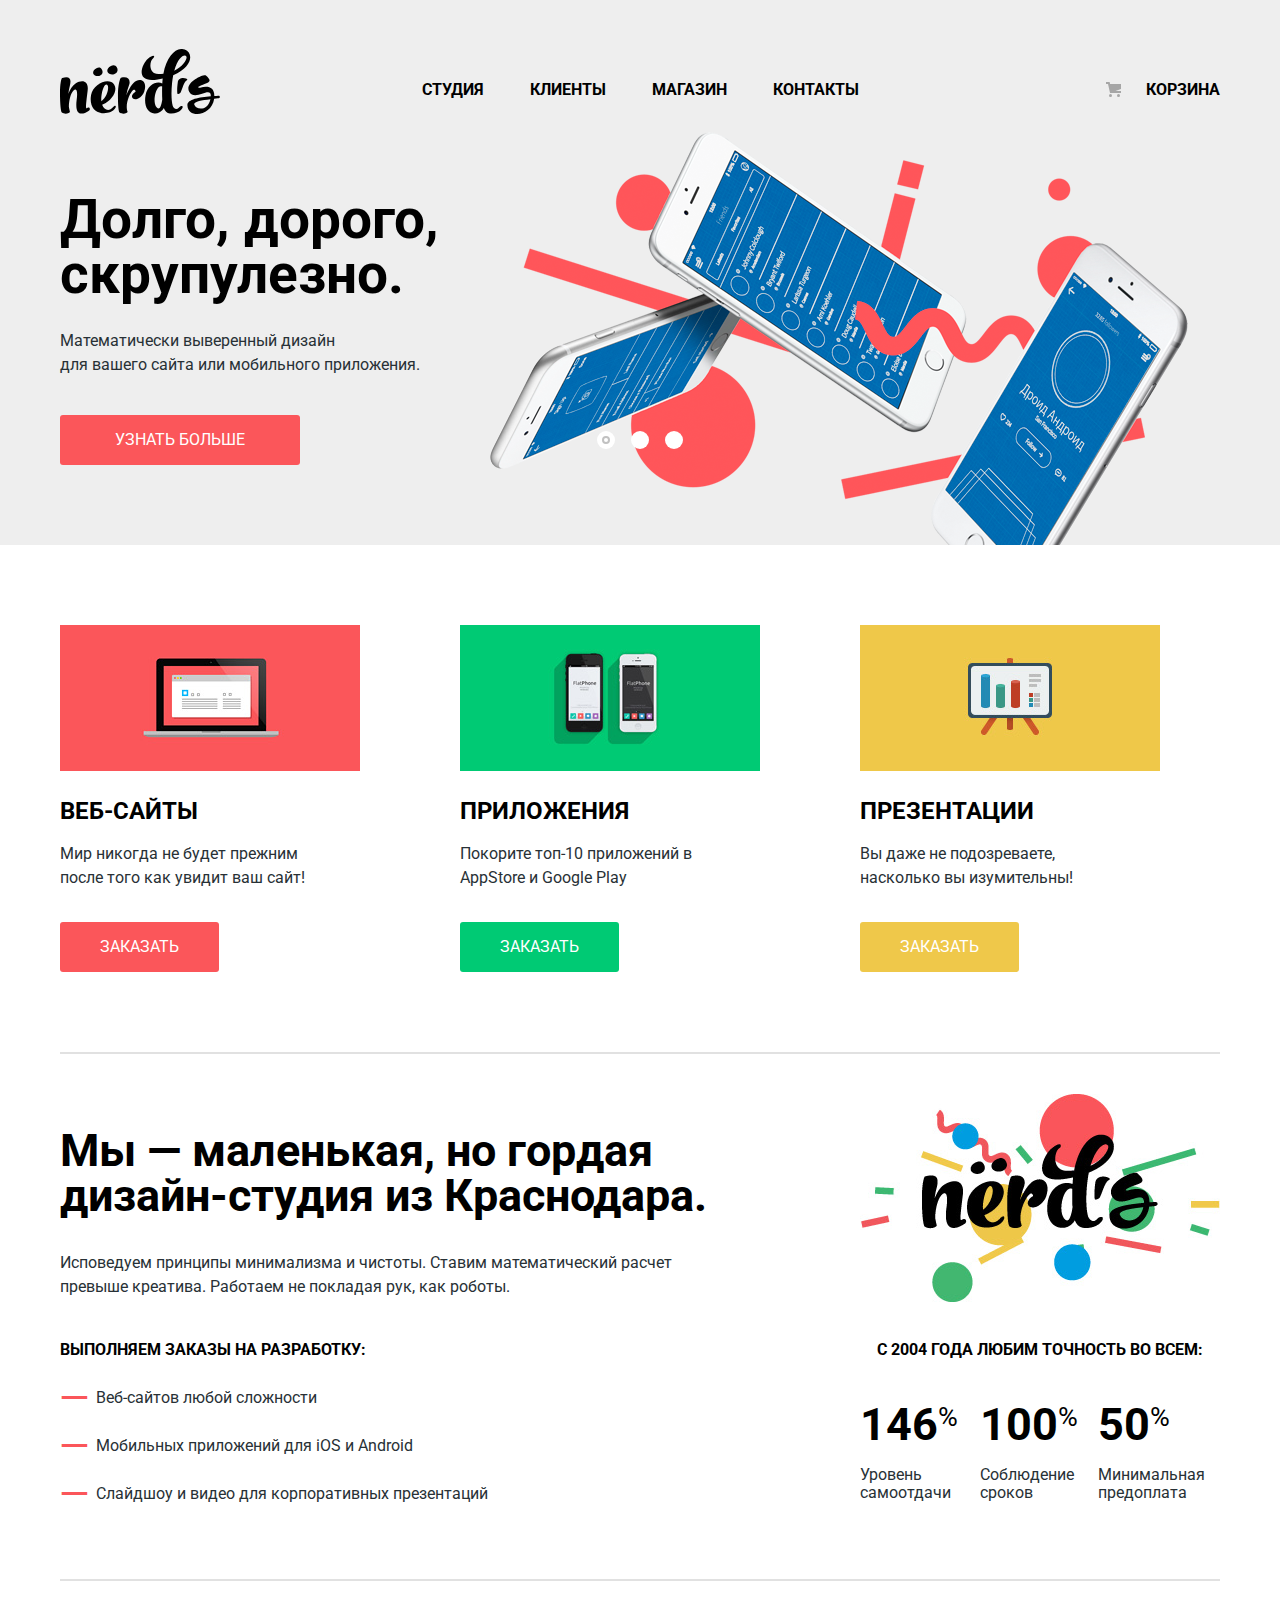
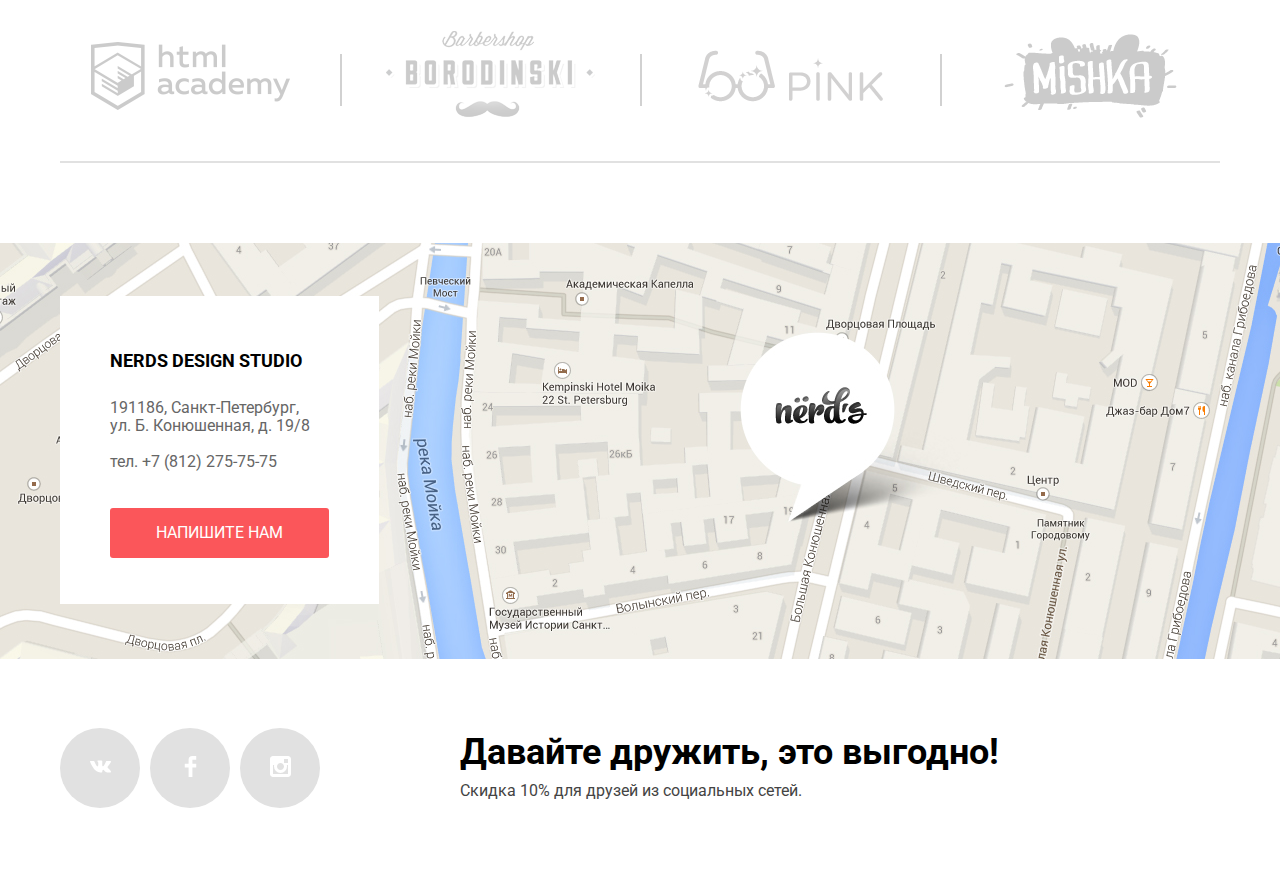
<file: index.html>
<!DOCTYPE html>
<html lang="ru">
	<head>
		<meta charset="utf-8">
		<title>Нёрдс</title>
		<link href="https://fonts.googleapis.com/css?family=Roboto:400,500,700" rel="stylesheet">
		<link rel="stylesheet" href="css/normalize.min.css">
		<link rel="stylesheet" href="css/style.min.css">
	</head>
	<body>
		<header class="main-header">
			<nav class="main-navigation">
				<h2 class="visually-hidden">Разделы сайта</h2>
				<a class="main-header-logo">
					<img src="img/logo.svg" width="160" height="65" alt="Нёрдс">
				</a>
				<ul class="site-navigation">
					<li><a href="studio.html">Студия</a></li>
					<li><a href="clients.html">Клиенты</a></li>
					<li><a href="catalog.html">Магазин</a></li>
					<li><a href="contacts.html">Контакты</a></li>
				</ul>
				<ul class="basket-link">
					<li class="basket"><a href="#">Корзина</a></li> 
				</ul>
			</nav>
		</header>
		<main class="container">
			<h1 class="visually-hidden">Cтудия дизайна Nerds</h1>	
			<section class="slider">
				<div class="container-slider">
					<h2 class="visually-hidden">Преимущества</h2>
					<input class="visually-hidden" type="radio" id="product-1" name="toggle" checked>
					<input class="visually-hidden" type="radio" id="product-2" name="toggle">
					<input class="visually-hidden" type="radio" id="product-3" name="toggle">
					<div class="slider-controls">
						<label class="slider-controls-item slider-controls-item--1" for="product-1">Первый</label>
						<label class="slider-controls-item slider-controls-item--2" for="product-2">Второй</label>
						<label class="slider-controls-item slider-controls-item--3" for="product-3">Третий</label>
					</div>
					<ul class="slider-list">
						<li class="slider-item">
							<h3>Долго, дорого, скрупулезно.</h3>
							<p>Математически выверенный дизайн<br> для вашего сайта или мобильного приложения.</p>
							<a class="button button-slider" href="#">Узнать больше</a>
						</li>
						<li class="slider-item">
							<h3>Любим математику как никто другой</h3>
							<p>Никакого креатива, только математические формулы для расчета идеальных пропорций.</p>
							<a class="button button-slider" href="catalog.html">Узнать больше</a>							
						</li>
						<li class="slider-item">
							<h3>Только ночь,<br> только хардкор</h3>
							<p>Работать днем, как все? Мы против этого.<br> Ближе к полуночи работа только начинается.</p>
							<a class="button button-slider" href="catalog.html">Узнать больше</a>							
						</li>					
					</ul>
				</div>	
			</section>
			<section class="services">
				<h2 class="visually-hidden">Виды работ</h2>
				<ul class="services-list">
					<li class="web-site service-item">
						<img src="img/web-site.png" width="300" height="146" alt="Веб-Сайты">
						<h3>Веб-сайты</h3>
						<p>Мир никогда не будет прежним после того как увидит ваш сайт!</p>
						<a class="button button-services" href="catalog.html">Заказать</a>
					</li>
					<li class="aps service-item">
						<img src="img/apps.png" width="300" height="146" alt="Приложения">
						<h3>Приложения</h3>
						<p>Покорите топ-10 приложений в AppStore и Google Play</p>
						<a class="button button-services" href="catalog.html">Заказать</a>
					</li>
					<li class="presentation service-item">
						<img src="img/presentation.png" width="300" height="146" alt="Презентации">
						<h3>Презентации</h3>
						<p>Вы даже не подозреваете, насколько вы изумительны!</p>
						<a class="button button-services" href="catalog.html">Заказать</a>
					</li>
				</ul>
			</section> 
			<div class="about-colums">
				<section class="about">
					<h2 class="visually-hidden">О студии</h2> 		
					<p class="slogan"><b>Мы — маленькая, но гордая дизайн-студия из Краснодара.</b></p>
					<p class="slogan2">Исповедуем принципы минимализма и чистоты. Ставим математический расчет превыше креатива. Работаем не покладая рук, как роботы.</p>
					<h4>Выполняем заказы на разработку:</h4>
					<ul class="orders">
						<li>Веб-сайтов любой сложности</li>
						<li>Мобильных приложений для iOS и Android</li>
						<li>Слайдшоу и видео для корпоративных презентаций</li>
					</ul>
				</section>
				<section class="block2004">
					<p><img class="logo-nerds2" src="img/logo-nerds.png" width="360" height="208" alt="Логотип Нёрдс"></p>
					<h4>С 2004 года любим точность во всем:</h4>
					<ul class="statistics">
						<li>
							<span class="number">146</span><span class="percent">%</span><br>
							<span class="tagging">Уровень самоотдачи</span>
						</li>
						<li>
							<span class="number">100</span><span class="percent">%</span><br>
							<span class="tagging">Соблюдение сроков</span>
						</li>
						<li>
							<span class="number">50</span><span class="percent">%</span><br>
							<span class="tagging">Минимальная предоплата</span>
						</li>
					</ul>
				</section>
			</div>	
			<section class="partners-section">
				<h2 class="visually-hidden">Работы</h2>
				<ul class="partners-list">
					<li class="partners-item">
						<a href="https://htmlacademy.ru/intensive/htmlcss">
							<img src="img/logo-academy.png" width="199" height="68" alt="HTML Academy">
						</a>
					</li>
					<li class="partners-item">
						<a href="borodinski.html">
							<img src="img/logo-barbershop.png" width="209" height="90" alt="Барбершоп">
						</a>
					</li>
					<li class="partners-item">
						<a href="pink.html">
							<img src="img/logo-pink.png" width="185" height="52" alt="PINK">
						</a>
					</li>
					<li class="partners-item">
						<a href="mishka.html">
							<img src="img/logo-mishka.png" width="173" height="84" alt="MISHKA">
						</a>
					</li>
				</ul>
			</section>
		</main>
		<footer class="main-footer">
			<div class="map">
				<h2 class="visually-hidden">Карта</h2>			
				<iframe 
					src="https://www.google.com/maps/embed?pb=!1m18!1m12!1m3!1d1998.5991043651568!2d30.320894615867413!3d59.938794181876276!2m3!1f0!2f0!3f0!3m2!1i1024!2i768!4f13.1!3m3!1m2!1s0x4696310fca5ba729%3A0xea9c53d4493c879f!2z0JHQvtC70YzRiNCw0Y8g0JrQvtC90Y7RiNC10L3QvdCw0Y8g0YPQuy4sIDE5LCDQodCw0L3QutGCLdCf0LXRgtC10YDQsdGD0YDQsywg0KDQvtGB0YHQuNGPLCAxOTExODY!5e0!3m2!1sru!2sby!4v1522775596732" width="1440" height="416"  style="border:0" allowfullscreen>
				</iframe>
				<img class="map-picture" src="img/map.jpg" width="1440" height="416" alt="Карта">				
			</div>			
			<div class="contacts">
				<h2 class="visually-hidden">Контакты</h2>
				<h4>Nerds design studio</h4>
				<p>191186, Санкт-Петербург,<br>
				ул. Б. Конюшенная, д. 19/8</p>
				<p>тел. +7 (812) 275-75-75</p>
				<a class="button-letter" href="writetous.html">Напишите нам</a>
			</div>
			<div class="footer-colums">
				<div class="footer-social">
					<ul class="social-type">
						<li>
							<a class="button-social" href="#">
								<span class="visually-hidden">Вконтакте</span>
								<img class="button-vk" src="img/vk-icon.svg" alt="Вконтакте" width="26" height="15">
							</a>
						</li>
						<li>
							<span class="visually-hidden">Фейсбук</span>
							<a class="button-social" href="#">
								<img class="button-facebook" src="img/fb-icon.svg" alt="Фейсбук" width="12" height="22">
							</a>
						</li>
						<li>
							<span class="visually-hidden">Инстаграм</span>							
							<a class="button-social" href="#">
								<img class="button-instagram" src="img/insta-icon.svg" alt="Инстаграм" width="21" height="21">
							</a>
						</li>
					</ul>
				</div>
				<div class="footer-discount">
					<b>Давайте дружить, это выгодно!</b>
					<p>Скидка 10% для друзей из социальных сетей.</p>
				</div>
			</div>
		</footer>
		<section class="feedback modal">
			<form class="letter" action="https://echo.htmlacademy.ru" method="post">
				<h3>Напишите нам</h3>
				<div class="feedback-colums">
					<p>
						<label class="label-name" for="user-name">Ваше имя:</label>
						<input class="field-name" id="user-name" name="usernamefield" type="text" placeholder="Имя Фамилия">
					</p>
					<p>
						<label for="user-email">Ваш e-mail:</label>
						<input class="field-email" id="user-email" name="email" type="email" placeholder="email@example.com">
					</p>
				</div>
				<p>
					<label for="user-letter">Текст письма:</label>
					<textarea class="field-letter" id="user-letter" name="letter" rows="4" cols="10" placeholder="В свободной форме"></textarea>	
				</p>
				<button class="button-feedback-sent" type="submit">Отправить</button>
			</form>			
			<button class="feedback-close" type="button">Закрыть</button>
		</section>
		<script src="js/popap.min.js"></script>
	</body>
</html>
</file>
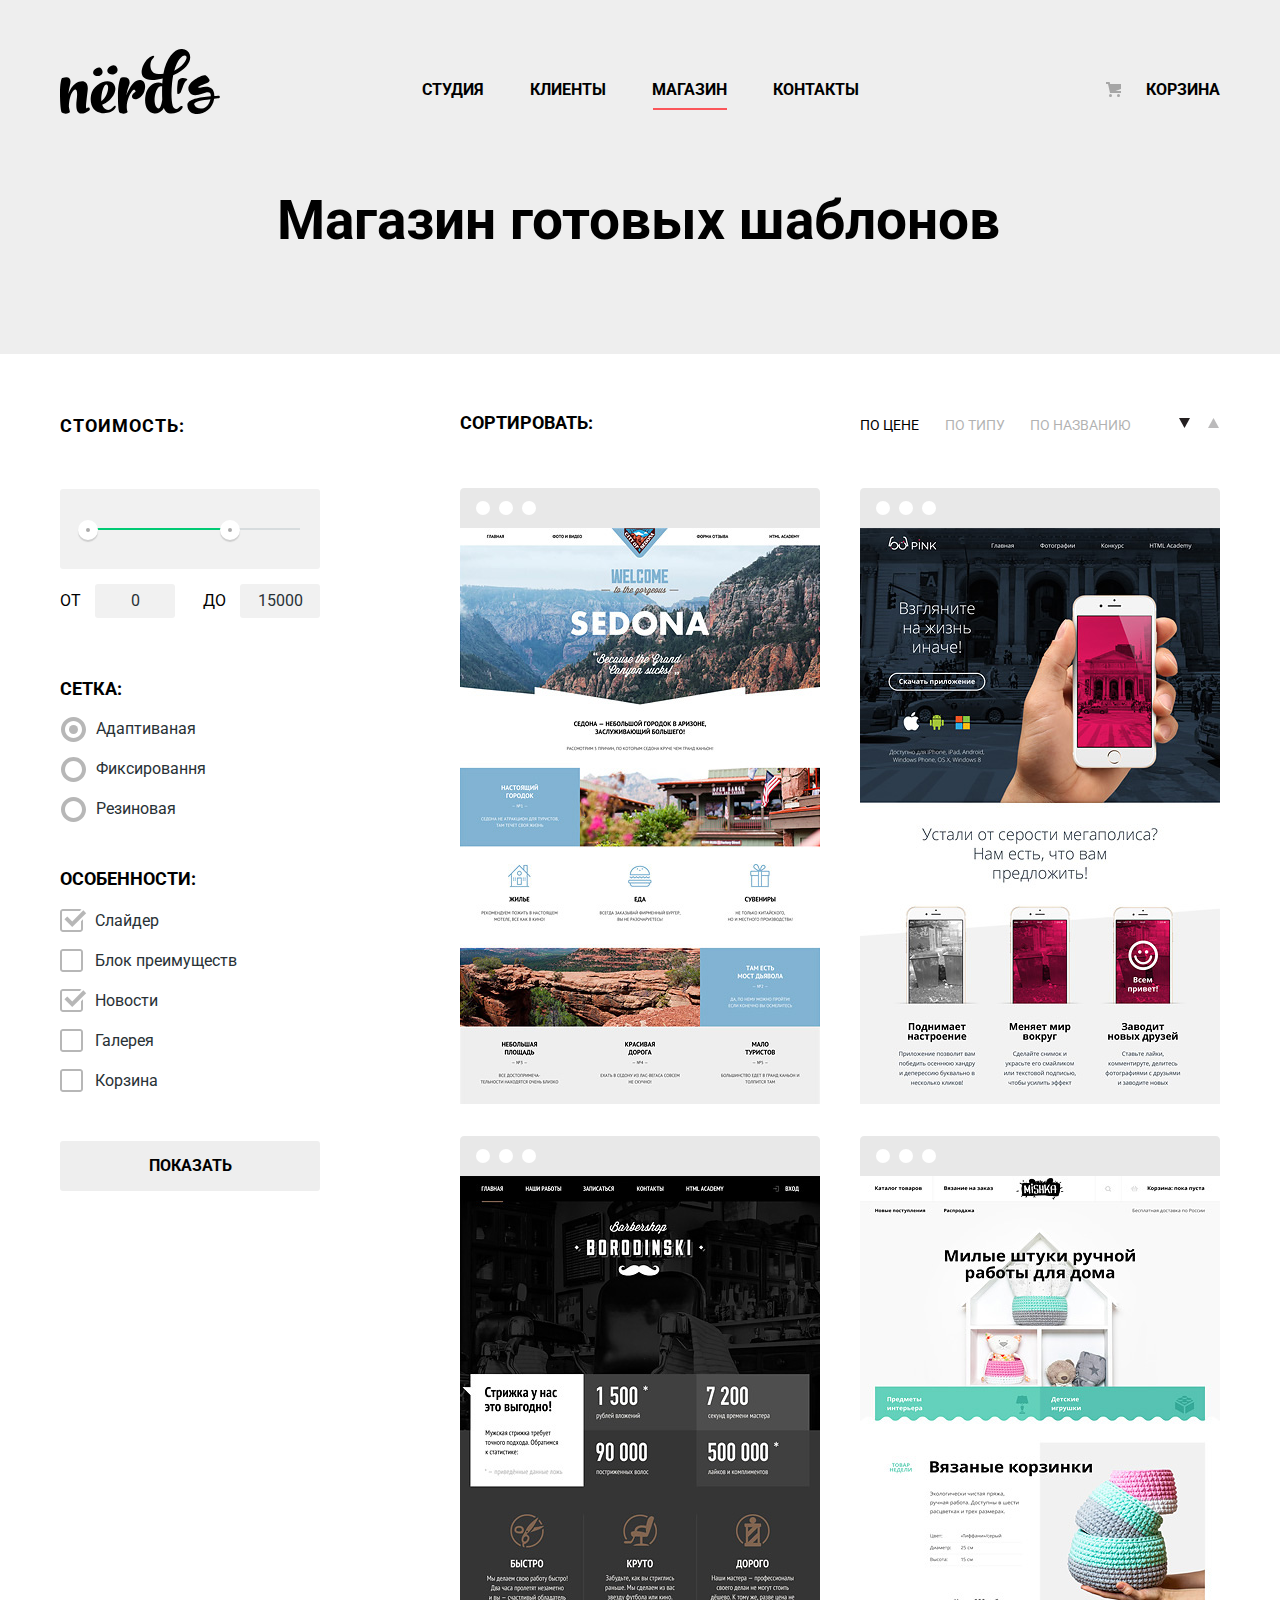
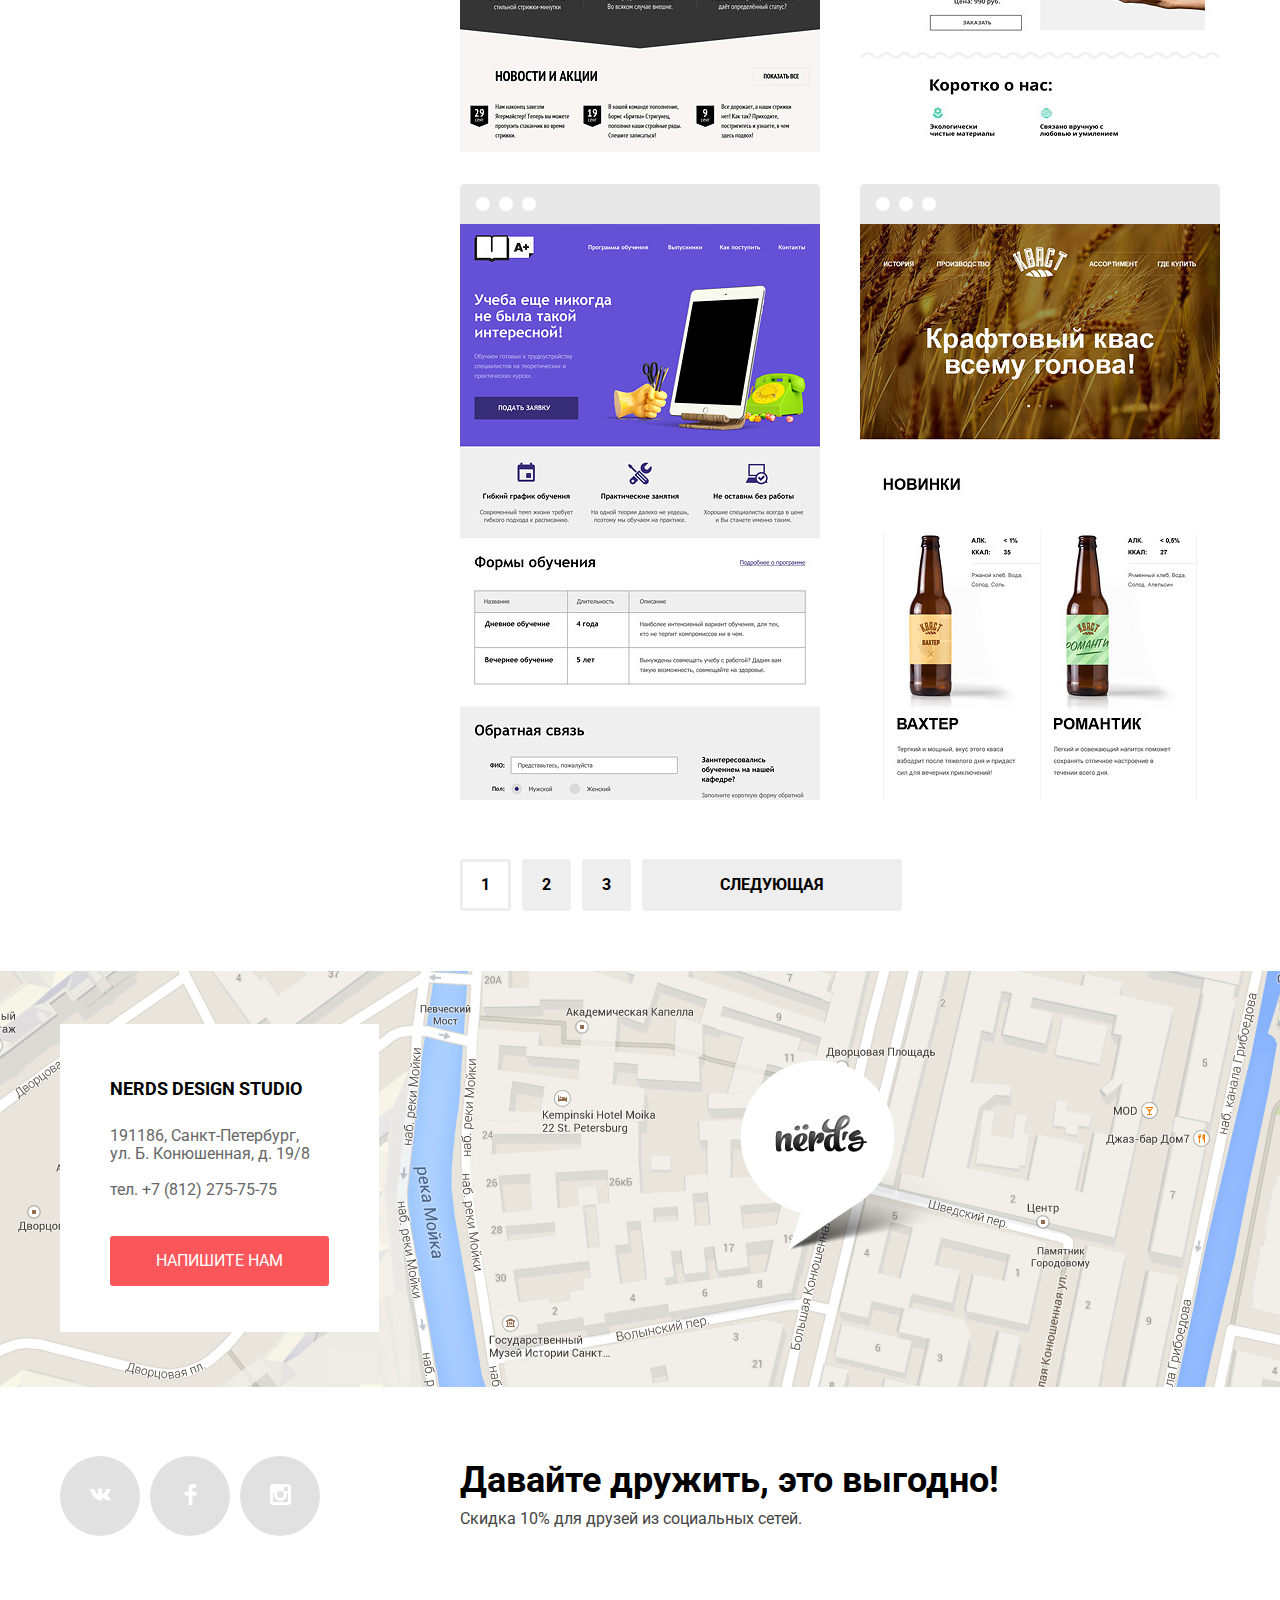
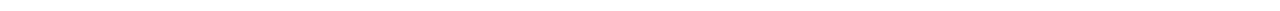
<file: catalog.html>
<!DOCTYPE html>
<html lang="ru">
	<head>
		<meta charset="utf-8">
		<title>Каталог Нёрдс</title>
		<link href="https://fonts.googleapis.com/css?family=Roboto:400,500,700" rel="stylesheet">
		<link rel="stylesheet" href="css/normalize.min.css">
		<link rel="stylesheet" href="css/style.min.css">
	</head>
	<body>
		<header class="main-header">
			<nav class="main-navigation">
				<h2 class="visually-hidden">Разделы сайта</h2>
				<a class="main-header-logo" href="index.html">
					<img src="img/logo.svg" width="160" height="65" alt="Логотип Нердс">
				</a>
				<ul class="site-navigation">
					<li><a href="studio.html">Студия</a></li>
					<li><a href="clients.html">Клиенты</a></li>
					<li class="site-navigation-current"><a>Магазин</a></li>
					<li><a href="contacts.html">Контакты</a></li>
				</ul>
				<ul class="basket-link">
					<li class="basket"><a href="#">Корзина</a></li> 
				</ul>
			</nav>
		</header>
		<main class="container">
			<h1 class="page-title">Магазин готовых шаблонов</h1>			
			<div class="catalog-columns">
				<section class="filters">
					<h2 class="visually-hidden">Фильтры товаров</h2>
					<form class="filter" method="get" action="https://echo.htmlacademy">		
						<div class="filter-columns">														
							<fieldset class="filter-item-cost">
								<legend>Стоимость:</legend>
								<div class="range-filter">
									<div class="range-controls">
										<div class="scale">
											<div class="bar"></div>
										</div>
										<div class="toggle toggle-min"></div>
										<div class="toggle toggle-max"></div>
									</div>
									<div class="price-controls">
										<label class="min-price">от <input name="min-price" type="text" value="0"></label>
            							<label class="max-price">до <input name="max-price" type="text" value="15000"></label>
									</div>
								</div>
							</fieldset>
							<fieldset class="filter-item-grid">
								<legend>Сетка:</legend>
								<ul>
									<li class="option-grid filter-option">
										<input class="visually-hidden filter-input filter-input-radio" type="radio" name="grid" value="adaptive" id="filter-adapt" checked>
										<label for="filter-adapt">Адаптиваная</label>
									</li>
									<li class="option-grid filter-option">
										<input class="visually-hidden filter-input filter-input-radio" type="radio" name="grid" value="fixed" id="filter-fixed">
										<label for="filter-fixed">Фиксировання</label>
									</li>
									<li class="option-grid filter-option">
										<input class="visually-hidden filter-input filter-input-radio" type="radio" name="grid" value="rubber" id="filter-rubber">
										<label for="filter-rubber">Резиновая</label>
									</li>
								</ul>
							</fieldset>							
							<fieldset class="filter-item-features">
								<legend>Особенности:</legend>
								<ul>
									<li class="option-features filter-option">
										<input class="visually-hidden filter-input filter-input-checkbox" type="checkbox" name="slider" id="filter-slider" checked>
										<label for="filter-slider">Слайдер</label>
									</li>
									<li class="option-features filter-option">
										<input class="visually-hidden filter-input filter-input-checkbox" type="checkbox" name="block" id="filter-block">
										<label for="filter-block">Блок преимуществ</label>
									</li>
									<li class="option-features filter-option">
										<input class="visually-hidden filter-input filter-input-checkbox" type="checkbox" name="news" id="filter-news" checked>
										<label for="filter-news">Новости</label>					
									</li>
									<li class="option-features filter-option">
										<input class="visually-hidden filter-input filter-input-checkbox" type="checkbox" name="gallery" id="filter-gallery">
										<label for="filter-gallery">Галерея</label>
									</li>
									<li class="option-features filter-option">
										<input class="visually-hidden filter-input filter-input-checkbox" type="checkbox" name="basket" id="filter-basket">
										<label for="filter-basket">Корзина</label>
									</li>						
								</ul>
							</fieldset>
							<button type="submit" class="filter-button">Показать</button>
						</div>
					</form>	
				</section>
				<section class="templates">
					<div class="sort">
						<div class="sort-columns">
							<h2>Сортировать:</h2>
								<ul class="sort-list">
									<li class="sort-price-current"><a>По цене</a></li>
									<li class="sort-type"><a href="#">По типу</a></li>
									<li class="sort-name"><a href="#">По названию</a></li> 
								</ul>
								<ul class="sort-kind">
									<li class="sort-down"><a href="#"><span class="visually-hidden">По убыванию</span></a></li>
									<li class="sort-up-current"><a><span class="visually-hidden">По возрастанию</span></a></li>
								</ul>
						</div>
					</div>					
					<h2 class="visually-hidden">Каталог шаблонов</h2>			
					<ul class="template-list">
						
							<li class="sedona-item catalog-item">
								<p class="sedona-image image-template">
									<img src="img/sedona-template.jpg" width="360" height="576" alt="Шаблон Седона">
								</p> 
								<div class="about-sedona about-item">
									<h4><a href="#">Sedona</a></h4>
									<p>Информационный сайт<br>
									для туристов</p>
									<p class="button-orders"> 
										<button class="btn-order button-order1" type="button">9 900 <span>руб.</span></button>
									</p>
								</div>	
							</li>
						<li class="pink-item catalog-item">
							<p class="pink-image image-template">
								<img src="img/pink-template.jpg" width="360" height="576" alt="Шаблон Pink app">
							</p>
							<div class="about-pink about-item">
								<h4><a href="#">Pink app</a></h4>
								<p class="about-catalog">Продуктовый лендинг<br>
								приложения для iOS и Android</p>
								<p class="button-orders"> 
									<button class="btn-order button-order2" type="button">9 900 <span>руб.</span></button>
								</p>
							</div>	
						</li>
						<li class="barbershop-item catalog-item">
							<p class="barbershop-image image-template">
								<img src="img/barbershop-template.jpg" width="360" height="576" alt="Шаблон Барбершопа">
							</p>
							<div class="about-barbershop about-item">
								<h4><a href="#">BARBERSHOP</a></h4>
								<p class="about-catalog">Сайт салоны красоты.<br>
								Для мужчин, да</p>
								<p class="button-orders"> 
									<button class="btn-order button-order3" type="button">9 900 <span>руб.</span></button>
								</p>
							</div>	
						</li>
						<li class="mishka-item catalog-item">
							<p class="mishka-image image-template">
								<img src="img/mishka-template.jpg" width="360" height="576" alt="Шаблон интернет-магазина вязаных игрушек">
							</p>
							<div class="about-mishka about-item">
								<h4><a href="#">Mishka</a></h4>
								<p class="about-catalog">Интернет-магазин<br>
								вязаных игрушек</p>
								<p class="button-orders"> 
									<button class="btn-order button-order4" type="button">9 900 <span>руб.</span></button>
								</p>
							</div>
						</li>
						<li class="aplus-item catalog-item">
							<p class="aplus-image image-template">
								<img src="img/aplus-template.jpg" width="360" height="576" alt="Шаблон A plus">
							</p>
							<div class="about-plus about-item">
								<h4><a href="#">A plus</a></h4>
								<p class="about-catalog">Лендинг курсов повышения<br>квалификации</p>

								<p class="button-orders"> 
									<button class="btn-order button-order5" type="button">9 900 <span>руб.</span></button>
								</p>
							</div>
						</li>
						<li class="kvast-item catalog-item">
							<p class="kvast-image image-template">
								<img src="img/kvast-template.jpg" width="360" height="576" alt="Шаблон Промо-сайта производителя крафтового кваса">
							</p>
							<div class="about-kvast about-item">
								<h4><a href="#">Кваст</a></h4>
								<p class="about-catalog">Промо-сайт производителя<br>крафтового кваса</p>
								<p class="button-orders"> 
									<button class="btn-order button-order6" type="button">9 900 <span>руб.</span></button>
								</p>
							</div>
						</li>
					</ul>
					<h2 class="visually-hidden">Ссылки на сраницы</h2>
					<ul class="pagination-list">
						<li class="pagination-item-current pagination"><a>1</a></li>
						<li class="pagination-item pagination"><a href="#">2</a></li>
						<li class="pagination-item pagination"><a href="#">3</a></li>
						<li class="pagination-item-next pagination"><a href="#">Следующая</a></li>
					</ul>
				</section>
			</div>
		</main>	
		<footer class="main-footer">
			<div class="map">
				<h2 class="visually-hidden">Карта</h2>			
				<iframe 
					src="https://www.google.com/maps/embed?pb=!1m18!1m12!1m3!1d1998.5991043651568!2d30.320894615867413!3d59.938794181876276!2m3!1f0!2f0!3f0!3m2!1i1024!2i768!4f13.1!3m3!1m2!1s0x4696310fca5ba729%3A0xea9c53d4493c879f!2z0JHQvtC70YzRiNCw0Y8g0JrQvtC90Y7RiNC10L3QvdCw0Y8g0YPQuy4sIDE5LCDQodCw0L3QutGCLdCf0LXRgtC10YDQsdGD0YDQsywg0KDQvtGB0YHQuNGPLCAxOTExODY!5e0!3m2!1sru!2sby!4v1522775596732" width="1440" height="416"  style="border:0" allowfullscreen>
				</iframe>
				<img class="map-picture" src="img/map.jpg" width="1440" height="416" alt="Карта">				
			</div>			
			<div class="contacts">
				<h2 class="visually-hidden">Контакты</h2>
				<h4>Nerds design studio</h4>
				<p>191186, Санкт-Петербург,<br>
				ул. Б. Конюшенная, д. 19/8</p>
				<p>тел. +7 (812) 275-75-75</p>
				<a class="button-letter" href="writetous.html">Напишите нам</a>
			</div>
			<div class="footer-colums">
				<div class="footer-social">
					<ul class="social-type">
						<li>
							<a class="button-social" href="#">
								<span class="visually-hidden">Вконтакте</span>
								<img class="button-vk" src="img/vk-icon.svg" alt="Вконтакте" width="26" height="15">
							</a>
						</li>
						<li>
							<span class="visually-hidden">Фейсбук</span>
							<a class="button-social" href="#">
								<img class="button-facebook" src="img/fb-icon.svg" alt="Фейсбук" width="12" height="22">
							</a>
						</li>
						<li>
							<span class="visually-hidden">Инстаграм</span>							
							<a class="button-social" href="#">
								<img class="button-instagram" src="img/insta-icon.svg" alt="Инстаграм" width="21" height="21">
							</a>
						</li>
					</ul>
				</div>
				<div class="footer-discount">
					<b>Давайте дружить, это выгодно!</b>
					<p>Скидка 10% для друзей из социальных сетей.</p>
				</div>
			</div>
		</footer>
		<section class="feedback modal">
			<form class="letter" action="https://echo.htmlacademy.ru" method="post">
				<h3>Напишите нам</h3>
				<div class="feedback-colums">
					<p>
						<label class="label-name" for="user-name">Ваше имя:</label>
						<input class="field-name" id="user-name" name="usernamefield" type="text" placeholder="Имя Фамилия">
					</p>
					<p>
						<label for="user-email">Ваш e-mail:</label>
						<input class="field-email" id="user-email" name="email" type="email" placeholder="email@example.com">
					</p>
				</div>
				<p>
					<label for="user-letter">Текст письма:</label>
					<textarea class="field-letter" id="user-letter" name="letter" rows="4" cols="10" placeholder="В свободной форме"></textarea>	
				</p>
				<button class="button-feedback-sent" type="submit">Отправить</button>
			</form>			
			<button class="feedback-close" type="button">Закрыть</button>
		</section>
		<script src="js/popap.min.js"></script>
	</body>
</html>
</file>
<file: css/style.min.css>
@-webkit-keyframes bounce{0%{-webkit-transform:translateX(-2000px);transform:translateX(-2000px)}70%{-webkit-transform:translateX(30px);transform:translateX(30px)}90%{-webkit-transform:translateY(-10px);transform:translateY(-10px)}to{-webkit-transform:translateY(0);transform:translateY(0)}}@keyframes bounce{0%{-webkit-transform:translateX(-2000px);transform:translateX(-2000px)}70%{-webkit-transform:translateX(30px);transform:translateX(30px)}90%{-webkit-transform:translateY(-10px);transform:translateY(-10px)}to{-webkit-transform:translateY(0);transform:translateY(0)}}html{-webkit-box-sizing:border-box;box-sizing:border-box}body{min-width:1200px;margin:0;padding:0;font-family:Roboto,Arial,sans-serif;font-size:16px;line-height:24px;font-weight:400;color:#000;background-color:#fff}a{text-decoration:none}img{max-width:100%;height:auto}::after,::before{-webkit-box-sizing:inherit;box-sizing:inherit}.visually-hidden:not(:focus):not(active) input [type=checkbox].visually-hidden,input [type=radio].visually-hidden{position:absolute}.visually-hidden{position:absolute;width:1px;height:1px;clip:rect(0,0,0,0)}.button{display:inline-block;margin-right:16px;padding:16px 40px;font-size:16px;line-height:18px;text-align:center;font-weight:400;color:#fff;vertical-align:middle;text-transform:uppercase;border-radius:3px;background-color:#fb565a;border:0}.button-social img{width:21px;height:21px;margin-top:28px}.container{margin:0 auto;padding:0;overflow:hidden}.main-header{margin:0 auto;padding:0;background-color:#eee}.main-header-logo{width:200px;height:65px;margin:0;padding:49px 20px 0}.main-header-logo img:focus,.main-header-logo img:hover{opacity:.8}.button-social:active img,.main-header-logo img:active{opacity:.3}.main-navigation,.site-navigation{display:-webkit-box;display:-ms-flexbox;display:flex}.main-navigation{width:1200px;font-size:16px;line-height:30px;font-weight:700;text-transform:uppercase;color:#000;-webkit-box-pack:justify;-ms-flex-pack:justify;justify-content:space-between;margin:0 auto;padding:0}.site-navigation{-webkit-box-pack:center;-ms-flex-pack:center;justify-content:center;-ms-flex-wrap:wrap;flex-wrap:wrap;margin:0;padding:0 20px;list-style:none}.site-navigation li{padding:75px 23px 0}.basket-link{list-style:none}.basket-link a,.site-navigation a{text-decoration:none;color:#000}.site-navigation-current{position:relative}.site-navigation-current::after{content:"";position:absolute;width:74px;height:2px;background-color:#fb565a;top:108px;right:23px}.basket-link{display:-webkit-box;display:-ms-flexbox;display:flex;-webkit-box-pack:end;-ms-flex-pack:end;justify-content:flex-end;width:200px;margin:0;padding:75px 20px 0}.basket-link .basket{position:relative;padding-left:45px}.basket::before{content:"";position:absolute;top:7px;left:5px;width:16px;height:16px;background-image:url(../img/cart-icon.svg);background-repeat:no-repeat;background-position:0 0}.basket-link a:focus,.basket-link a:hover,.site-navigation a:focus,.site-navigation a:hover{color:#fb565a}.basket-link a:active,.site-navigation a:active{color:#000;opacity:.3}.container-slider{width:1200px;margin:0 auto;padding:0 20px;-webkit-box-sizing:border-box;box-sizing:border-box}.slider{position:relative;background-color:#eee;margin:0 0 80px}.slider-controls{position:absolute;left:50%;bottom:104px;z-index:100;width:160px;height:18px;text-align:center;font-size:0;-webkit-transform:translateX(-50%);-ms-transform:translateX(-50%);transform:translateX(-50%)}.slider-controls label{position:relative;display:inline-block;width:18px;height:18px;padding:8px;border-radius:50%;cursor:pointer}.slider-controls label::after{content:"";position:absolute;top:8px;left:8px;z-index:1;width:18px;height:18px;background:#fff;border-radius:50%}.slider-list{margin:0;padding:0;list-style:none}.slider-item{display:none;padding:78px 0 80px}.slider-item:nth-child(1){background-image:url(../img/slide1.png);background-repeat:no-repeat;background-position:93% 18px}.slider-item:nth-child(2),.slider-item:nth-child(3){background-image:url(../img/slide2.png);background-repeat:no-repeat;background-position:100% 0}.slider-item:nth-child(3){background-image:url(../img/slide3.png);background-position:100% 20px}#product-1:checked~.slider-list .slider-item:nth-child(1),#product-2:checked~.slider-list .slider-item:nth-child(2),#product-3:checked~.slider-list .slider-item:nth-child(3){display:block}#product-1:checked~.slider-controls .slider-controls-item--1::before,#product-2:checked~.slider-controls .slider-controls-item--2::before,#product-3:checked~.slider-controls .slider-controls-item--3::before{content:"";position:absolute;left:50%;top:50%;z-index:2;width:4px;height:4px;margin:-4px;background-color:inherit;border:2px solid #c1c1c1;border-radius:50%}.slider-item h3{font-size:55px;line-height:55px;font-weight:700;max-width:600px;margin:0 0 27px}.slider-item p{max-width:430px;margin:0 0 38px;color:#283136}.button-slider{display:block;width:240px;padding:16px 0;font-size:16px;line-height:18px;color:#fff;text-transform:uppercase;text-align:center;text-decoration:none;background-color:#fb565a;border-radius:3px;border:0}.button-orders button:focus,.button-orders button:hover,.button-slider:focus,.button-slider:hover,.web-site a:focus,.web-site a:hover{background-color:#e74246}.button-slider:active,.web-site a:active{color:rgba(255,255,255,.3);background-color:#d7373b}.button-slider:active{-webkit-box-shadow:0 3px rgba(0,0,0,.1) inset;box-shadow:0 3px rgba(0,0,0,.1) inset}.services-list{position:relative;display:-webkit-box;display:-ms-flexbox;display:flex;width:1200px;margin:0 auto;padding:0;list-style:none}.services-list img{margin:0 0 18px;padding:0}.services-list h3{font-size:24px;line-height:30px;font-weight:700;text-transform:uppercase;margin:0 0 16px;padding:0}.services-list a{text-decoration:none;font-size:16px;line-height:18px;color:#fff;text-transform:uppercase}.service-item{width:33.3333%;margin:0 0 80px;padding:0 20px}.service-item p{color:#283136;width:245px;margin:0 0 32px;padding:0}.web-site a{background-color:#fb565a}.aps a{background-color:#00ca74}.presentation a{background-color:#efc84a}.web-site a:active{-webkit-box-shadow:inset 0 3px #c13135;box-shadow:inset 0 3px #c13135}.aps a:focus,.aps a:hover{background-color:#00bc6c}.aps a:active{color:rgba(255,255,255,.3);background-color:#00aa62;-webkit-box-shadow:inset 0 3px #009958;box-shadow:inset 0 3px #009958}.presentation a:focus,.presentation a:hover{background-color:#eab534}.presentation a:active{color:rgba(255,255,255,.3);background-color:#e5a722;-webkit-box-shadow:inset 0 3px #ce961f;box-shadow:inset 0 3px #ce961f}.services-list::after{content:"";position:absolute;width:1160px;height:2px;top:427px;left:20px;background-color:#e1e1e1}.about-colums{display:-webkit-box;display:-ms-flexbox;display:flex;-webkit-box-pack:justify;-ms-flex-pack:justify;justify-content:space-between;width:1200px;margin:0 auto;padding:0}.about,.slogan{width:800px;margin:0;padding:76px 20px 73px}.slogan{width:700px;padding:0;color:#000;font-size:45px;line-height:45px}.slogan2{color:#283136;width:680px;margin:33px 0 39px;padding:0}.about h4{margin:0 0 24px;padding:0;color:#000;text-transform:uppercase}.about ul{margin:0;padding-bottom:73px}.orders li{display:block;position:relative;margin:0 0 0 -4px;padding:0 0 24px;color:#283136}.orders li:nth-child(2){margin:0 0 0 -4px;padding:0 0 24px}.orders li:nth-child(3){margin:0 0 0 -4px;padding:0}.orders li::before{position:absolute;left:-37px;display:block;content:"\2014";font-size:39px;color:#fb565a}.block2004{width:400px;margin:26px 0 0 40px;padding:0 20px}.statistics{list-style:none}.block2004 h4{margin:29px 0 0;padding:0;text-align:center;text-transform:uppercase;font-weight:700}.block2004 .statistics{display:-webkit-box;display:-ms-flexbox;display:flex;margin:58px 0 0;padding:0}.statistics li:nth-child(1){margin:0 25px 0 0;padding:0}.statistics li:nth-child(2){margin:0 24px 0 0;padding:0}.statistics .number{font-size:45px;line-height:10.06px;font-weight:700}.statistics .percent{font-size:27px;vertical-align:super;margin:-15px 0 0;position:absolute}.statistics .tagging{color:#283136;margin:19px 0 0;padding:0;font-size:16px;line-height:18px}.tagging{display:block;margin:0;padding:28px 0 0}.partners-list,.partners-section{width:1200px;margin:0 auto 115px;padding:0}.partners-list{position:relative;display:-webkit-box;display:-ms-flexbox;display:flex;-webkit-box-align:center;-ms-flex-align:center;align-items:center;margin:-21px 0 0;list-style:none}.partners-list li{width:25%;text-align:center;margin:0;padding:0}.partners-list a{opacity:.2}.partners-list a:focus,.partners-list a:hover{opacity:1}.partners-list a:active{opacity:.1}.partners-item{position:relative}.partners-item::before{content:"";position:absolute;top:50%;margin-top:-26px;left:0;width:2px;height:52px;background-color:#d1d1d1;-webkit-filter:opacity(1);filter:opacity(1)}.partners-item:nth-child(1)::before{display:none}.partners-list::after,.partners-list::before{content:"";position:absolute;width:1160px;height:2px;top:-52px;left:20px;background-color:#e1e1e1}.partners-list::after{top:130px}.page-title{margin:0 -2000px;padding:79px 20px 106px 17px;font-size:55px;line-height:55px;background-color:#eee;text-align:center}.filters{width:360px;margin:0;padding:0 20px}.filter-item-cost{margin:57px 0 56px;padding:0;border:0}.filter-item-cost legend,.filter-item-grid legend{font-size:18px;line-height:30px;text-transform:uppercase;font-weight:700}.filter-item-cost legend{letter-spacing:1px}.range-filter{width:260px;margin-top:48px}.range-controls{height:41px;margin:0 0 15px;padding:39px 20px 0;background-color:#f1f1f1;border-radius:3px;position:relative}.range-controls .scale{height:2px;background:#d7dcde}.range-controls .bar{width:70%;height:2px;background:#00ca74}.range-controls .toggle{position:absolute;top:31px;left:0;width:4px;height:4px;padding:0;border:8px solid #fff;background-color:#ababab;-webkit-box-shadow:0 2px 1px 0 #cfcfcf;box-shadow:0 2px 1px 0 #cfcfcf;border-radius:100%;cursor:pointer}.range-controls .toggle-min{left:18px}.range-controls .toggle-max{left:160px}.price-controls{font-size:0}.price-controls label{display:inline-block;width:50%;font-size:16px;text-transform:uppercase}.price-controls input{width:60px;padding:8px 10px;margin-left:10px;font-family:Roboto,Arial,sans-serif;font-size:16px;text-align:center;color:#283136;border:0;border-radius:3px;background-color:#f1f1f1}.max-price{text-align:right}.filter-item-grid{margin:0 0 25px;padding:0;border:0}.filter-item-grid legend{margin:0 0 15px;padding:0}.filter-item-grid ul{font-size:16px;line-height:20px;list-style:none;margin:0;padding:0;color:#283136}.option-grid{margin-bottom:20px;padding-left:36px}.option-grid label{position:relative;display:block;cursor:pointer;-webkit-user-select:none;-moz-user-select:none;-ms-user-select:none;user-select:none;color:#283136}.filter-input-radio+label::before{content:"";position:absolute;left:-35px;top:-2px;width:27px;height:27px;background-image:url(../img/radio-off.svg);background-repeat:no-repeat;opacity:.4}.filter-input-radio:checked+label::before{content:"";position:absolute;left:-35px;top:-2px;width:27px;height:27px;background-image:url(../img/radio-on.svg);background-repeat:no-repeat}.filter-item-features{margin:0 0 30px;padding:0;border:0}.filter-item-features legend{margin:0 0 17px;padding:0;font-size:18px;line-height:30px;text-transform:uppercase;font-weight:700}.filter-item-features ul{font-size:16px;line-height:20px;list-style:none;margin:0;padding:0;color:#283136}.option-features{margin-bottom:20px;padding-left:35px}.option-features label{position:relative;display:block;cursor:pointer;-webkit-user-select:none;-moz-user-select:none;-ms-user-select:none;user-select:none}.filter-input-checkbox+label::before{content:"";position:absolute;left:-35px;top:-2px;width:27px;height:27px;background-image:url(../img/checkbox-off.svg);background-repeat:no-repeat;opacity:.4}.filter-input-checkbox:checked+label::before{content:"";position:absolute;left:-35px;top:-2px;width:27px;height:27px;background-image:url(../img/checkbox-on.svg);background-repeat:no-repeat}.filter-button{display:inline-block;width:260px;height:50px;margin-right:0;padding:0;font-size:16px;line-height:18px;text-align:center;font-weight:700;color:#000;vertical-align:center;text-transform:uppercase;border-radius:3px;background-color:#eee;border:0}.filter-input:focus+label::before,.filter-input:hover+label::before{opacity:1}.filter-input:focus+label,.filter-input:hover+label{color:#000}.filter-button:focus,.filter-button:hover{background-color:#dfdfdf}.filter-button:active{-webkit-box-shadow:0 3px inset;box-shadow:0 3px inset;color:rgba(0,0,0,.3);background-color:#d5d5d5}.sort{margin:60px 0 58px;padding:0}.sort ul{list-style:none}.sort a{text-decoration:none;color:#000}.sort h2,.template-list h4{font-size:18px;font-weight:700;text-transform:uppercase;color:#000}.sort h2{width:50%;margin:0;padding:0;line-height:18px}.sort-columns,.sort-kind,.sort-list{display:-webkit-box;display:-ms-flexbox;display:flex}.sort-list{width:300px;font-size:14px;line-height:18px;text-transform:uppercase;color:#000;-webkit-box-pack:start;-ms-flex-pack:start;justify-content:flex-start;margin:2px 0 0;padding:0 0 0 5px}.sort-columns,.sort-kind{-webkit-box-pack:justify;-ms-flex-pack:justify;justify-content:space-between;margin:0 0 -4px;padding:0}.sort-kind{margin:0;width:45px;min-height:18px}.sort-price-current{padding:0 26px 0 0}.sort-type{padding:0 25px 0 0}.sort-down::before{width:12px;height:10px;background-image:url(../img/icon-down-dir.svg);position:relative;top:4px;left:4px}.catalog-item::before,.sort-down::before,.sort-up-current::before{content:"";display:block;background-repeat:no-repeat}.sort-up-current::before{height:10px;background-image:url(../img/icon-up-dir.svg);position:relative;top:4px;width:12px}.sort-name a,.sort-type a,.sort-up-current{color:#000;opacity:.3}.sort-name a:hover,.sort-type a:hover,.sort-up-current:hover{color:#000;opacity:.6}.sort-list a:active,.sort-up-current:active{color:#000;opacity:1}.catalog-columns{display:-webkit-box;display:-ms-flexbox;display:flex;width:1200px;margin:0 auto;padding:0}.templates{width:760px;margin:0;padding:0 20px}.template-list{display:-webkit-box;display:-ms-flexbox;display:flex;-ms-flex-wrap:wrap;flex-wrap:wrap;-webkit-box-pack:justify;-ms-flex-pack:justify;justify-content:space-between;margin:0 0 27px;padding:0;list-style:none}.catalog-item{width:360px;margin:0 0 28px;padding:0}.template-list h4{line-height:30px}.image-template{margin:0;padding:0}.btn-order,.btn-order span,.catalog-item p{font-size:16px;line-height:18px}.btn-order{background-color:#fb565a;border-radius:3px;height:50px;width:200px;border:0;color:#eee}.btn-order span{color:#eee;text-transform:uppercase}.button-orders button:active{-webkit-box-shadow:inset 0 3px #c13135;box-shadow:inset 0 3px #c13135;background-color:#d7373b}.catalog-item::before{width:360px;min-height:40px;background:url(../img/browser.svg);opacity:.12}.catalog-item:hover::before{opacity:1}.catalog-item:hover{-webkit-box-shadow:0 6px 15px 0 rgba(0,1,1,.25);box-shadow:0 6px 15px 0 rgba(0,1,1,.25)}.catalog-item h4{margin:23px 0 15px;padding:0}.catalog-item a{font-size:18px;line-height:30px;text-decoration:none;color:#000}.catalog-item p{color:#666}.button-orders{margin:16px 0 0;padding:0}.catalog-item .btn-order{margin:14px 0 0;padding:0}.catalog-item{position:relative}.about-item{position:absolute;left:0;right:0;bottom:0;min-height:231px;background-color:#e1e1e1;text-align:center}.about-barbershop,.about-mishka{bottom:0}.catalog-item .about-item{display:none}.catalog-item:hover .about-item,.sort h2{display:block}.pagination-list{display:-webkit-box;display:-ms-flexbox;display:flex;font-size:16px;line-height:18px;color:#000;text-transform:uppercase;margin:0 0 60px;padding:0;list-style:none}.pagination-item a{padding:17px 20px;margin:0 11px 0 0;background-color:#eee}.pagination-item a,.pagination-item-current a,.pagination-item-next a{display:block;font-size:16px;line-height:18px;border-radius:3px;color:#000;text-transform:uppercase;font-weight:700}.pagination-item-current a{border:3px #eee solid;margin:0 11px 0 0;padding:14px 18px;background-color:#fff}.pagination-item-next a{padding:17px 78px;margin:0;background-color:#eee}.pagination a:focus,.pagination a:hover{background-color:#dfdfdf}.pagination a:active{color:rgba(0,0,0,.3);background-color:#d5d5d5;-webkit-box-shadow:0 3px inset;box-shadow:0 3px inset}.feedback{display:none;margin:-300px 0 0 -480px;position:fixed;top:50%;left:50%;width:760px;padding:0 100px;min-height:590px;color:#000;background-color:#fff;-webkit-box-shadow:0 20px 40px 0 rgba(0,0,0,.7);box-shadow:0 20px 40px 0 rgba(0,0,0,.7)}.feedback-close{position:absolute;top:78px;right:105px;width:21px;height:21px;font-size:0;background-image:url(../img/close-cross.svg);background-color:#fff;border:0;opacity:.3;cursor:pointer}.feedback-close:focus,.feedback-close:hover{opacity:1}.feedback-close:active{opacity:.1}.letter{padding:0;margin:0}.letter h3{margin:73px 0 50px;padding:0;font-size:45px}.feedback-colums{display:-webkit-box;display:-ms-flexbox;display:flex;-webkit-box-pack:justify;-ms-flex-pack:justify;justify-content:space-between}.feedback p,.feedback-colums{margin:0;padding:0}.button-feedback-sent,.letter label{display:block;margin:0 0 12px;padding:0;font-size:16px;line-height:18px;font-weight:700}.letter input,.letter textarea{-webkit-box-sizing:border-box;box-sizing:border-box;margin:0 0 36px;padding:0 0 0 15px;width:360px;height:50px;font-size:16px;line-height:18px;background-color:#fff;border:2px solid #d7dcde;text-decoration:none}.letter textarea{min-height:118px;margin:0;padding:15px 0 0 12px;width:760px;height:104px}.button-feedback-sent{display:inline-block;margin:47px 0 84px;padding:17px 0;width:260px;text-align:center;font-weight:400;color:#fff;vertical-align:middle;text-transform:uppercase;border-radius:3px;background-color:#fb565a;border:0}.button-feedback-sent:focus,.button-feedback-sent:hover{background-color:#e74246}.button-feedback-sent:active{color:rgba(255,255,255,.3);-webkit-box-shadow:inset 0 3px #c13135;box-shadow:inset 0 3px #c13135;background-color:#d7373b}.letter input:hover,.letter textarea:hover{color:#b4b9bb;border-color:#b4b9bb}.letter input:focus,.letter textarea:focus{border-color:#000}.letter input:invalid,.letter text:invalid{color:#e74246;border-color:#e74246}.modal-show{display:block;-webkit-animation:bounce 1.6s;animation:bounce 1.6s}.main-footer{margin:0 auto;padding:0;overflow:hidden;position:relative}.map{margin-left:-500px;margin-right:-500px;text-align:center}.contacts,.map iframe{position:absolute;left:50%;margin-left:-720px}.contacts{width:219px;height:308px;margin-left:-580px;margin-top:-370px;padding:0 50px;background-color:#fff}.contacts h4{margin:0;padding:50px 0 23px;font-size:18px;line-height:30px;font-weight:700;text-transform:uppercase}.contacts p{margin:0;padding:0 0 8px;font-size:16px;line-height:18px;color:#666}.contacts p:last-of-type{color:#666;margin:0;padding:10px 0 37px}.button-letter{display:block;padding:16px 25px;font-size:16px;line-height:18px;text-align:center;font-weight:400;color:#fff;vertical-align:middle;text-transform:uppercase;border-radius:3px;background-color:#fb565a;border:0}.button-letter:focus,.button-letter:hover{background-color:#e74246}.button-letter:active{color:rgba(255,255,255,.3);-webkit-box-shadow:inset 0 3px #c13135;box-shadow:inset 0 3px #c13135;background-color:#d7373b}.feedback input:hover{border-color:#b4b9bb;color:#b4b9bb}.feedback input:focus{border-color:#000;color:#000}.footer-colums{display:-webkit-box;display:-ms-flexbox;display:flex;width:1200px;margin:62px auto 75px;padding:0}.footer-social{margin:0;padding:0;width:300px}.button-social,.social-type{display:-webkit-box;display:-ms-flexbox;display:flex}.social-type{margin:0;padding:0 20px;list-style:none;-webkit-box-pack:justify;-ms-flex-pack:justify;justify-content:space-between}.button-social{-webkit-box-pack:center;-ms-flex-pack:center;justify-content:center;-ms-flex-item-align:center;align-self:center;width:80px;height:80px;border-radius:100px;background-color:#e1e1e1}.button-social:focus,.button-social:hover{background-color:#e74246}.button-social:active{color:rgba(255,255,255,.3);-webkit-box-shadow:inset 0 3px #c13135;box-shadow:inset 0 3px #c13135;background-color:#d7373b}.footer-discount{width:900px;margin:0;padding:0}.footer-discount b{display:block;margin:0 0 0 120px;padding:6px 0 0;font-size:36px;line-height:36px;font-weight:700}.footer-discount p{margin:10px 0 0;padding:0 0 0 120px;font-size:16px;line-height:22px;color:#444}
</file>
